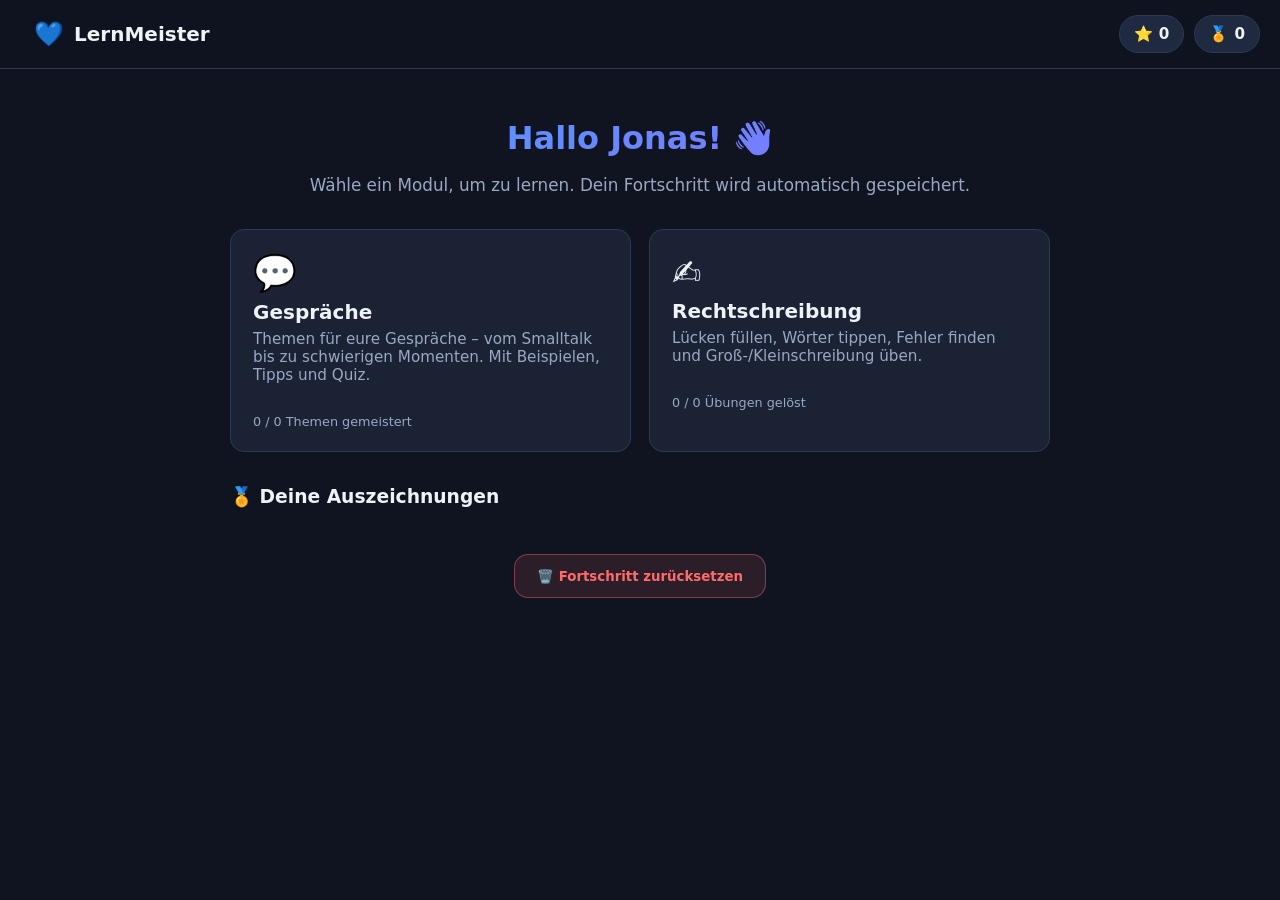
<file: Lern-Tool/index.html>
<!DOCTYPE html>
<html lang="de">
<head>
  <meta charset="UTF-8">
  <meta name="viewport" content="width=device-width, initial-scale=1.0">
  <title>LernMeister 💙 – Lern-App für die Beziehung</title>
  <link rel="icon" href="data:image/svg+xml,<svg xmlns='http://www.w3.org/2000/svg' viewBox='0 0 100 100'><text y='.9em' font-size='90'>💙</text></svg>">
  <link rel="stylesheet" href="css/style.css">
</head>
<body>

  <!-- ===== KOPFLEISTE ===== -->
  <header class="topbar">
    <button id="btnHome" class="topbar-home" title="Zur Startseite">
      <span class="logo">💙</span>
      <span class="logo-text">LernMeister</span>
    </button>
    <div class="topbar-stats">
      <div class="stat" title="Deine Punkte" aria-label="Deine Punkte">
        <span class="stat-icon">⭐</span>
        <span id="pointsDisplay">0</span>
      </div>
      <div class="stat" title="Freigeschaltete Badges" aria-label="Freigeschaltete Badges">
        <span class="stat-icon">🏅</span>
        <span id="badgesDisplay">0</span>
      </div>
    </div>
  </header>

  <!-- ===== HAUPTBEREICH ===== -->
  <main id="main">

    <!-- ========== STARTSEITE ========== -->
    <section id="view-home" class="view">
      <div class="hero">
        <h1>Hallo Jonas! 👋</h1>
        <p class="hero-sub">Wähle ein Modul, um zu lernen. Dein Fortschritt wird automatisch gespeichert.</p>
      </div>

      <!-- V1.1: Nächstes Ziel -->
      <div id="goalBox" class="goal-box hidden">
        <h3 id="goalTitel">🎯 Dein nächstes Ziel</h3>
        <p id="goalText"></p>
        <div class="module-progress"><div id="goalBar" class="module-progress-bar"></div></div>
      </div>

      <div class="module-grid">
        <button class="module-card" data-view="view-gespraech">
          <div class="module-icon">💬</div>
          <h2>Gespräche</h2>
          <p>Themen für eure Gespräche – vom Smalltalk bis zu schwierigen Momenten. Mit Beispielen, Tipps und Quiz.</p>
          <div class="module-progress"><div id="progGespraech" class="module-progress-bar"></div></div>
          <span id="progGespraechText" class="module-progress-text">0 / 0 Themen gemeistert</span>
        </button>

        <button class="module-card" data-view="view-rechtschreibung">
          <div class="module-icon">✍️</div>
          <h2>Rechtschreibung</h2>
          <p>Lücken füllen, Wörter tippen, Fehler finden und Groß-/Kleinschreibung üben.</p>
          <div class="module-progress"><div id="progRechtschreibung" class="module-progress-bar"></div></div>
          <span id="progRechtschreibungText" class="module-progress-text">0 / 0 Übungen gelöst</span>
        </button>
      </div>

      <!-- Badges -->
      <div class="badges-section">
        <h3>🏅 Deine Auszeichnungen</h3>
        <div id="badgesList" class="badges-list"></div>
      </div>

      <!-- Fortschritt-Reset -->
      <div class="home-footer">
        <button id="btnReset" class="btn-danger">🗑️ Fortschritt zurücksetzen</button>
      </div>

    <!-- ========== GESPRÄCHE: THEMENLISTE ========== -->
    <section id="view-gespraech" class="view hidden">
      <div class="view-header">
        <button class="btn-back" data-view="view-home">← Zurück</button>
        <h1>💬 Gespräche</h1>
        <p class="view-sub">Wähle ein Thema. Die Niveaus gehen von einfach (1) bis anspruchsvoll (6).</p>
      </div>
      <div id="themenList" class="themen-list"></div>
    </section>

    <!-- ========== GESPRÄCHE: THEMASEITE ========== -->
    <section id="view-thema" class="view hidden">
      <div class="view-header">
        <button class="btn-back" data-view="view-gespraech">← Themen</button>
        <h1 id="themaTitel"></h1>
      </div>
      <div id="themaInhalt"></div>
    </section>

    <!-- ========== RECHTSCHREIBUNG: AUSWAHL ========== -->
    <section id="view-rechtschreibung" class="view hidden">
      <div class="view-header">
        <button class="btn-back" data-view="view-home">← Zurück</button>
        <h1>✍️ Rechtschreibung</h1>
        <p class="view-sub">Wähle einen Übungstyp. Fehler werden gemerkt und später öfter gezeigt!</p>
      </div>
      <div class="module-grid two-cols">
        <button class="module-card small" data-uebung="luecken">
          <div class="module-icon">🔤</div>
          <h3>Lücken füllen</h3>
          <p>das / dass, ist / esse, ich / dich ...</p>
        </button>
        <button class="module-card small" data-uebung="woerter">
          <div class="module-icon">⌨️</div>
          <h3>Wörter schreiben</h3>
          <p>Schreibe das Wort richtig.</p>
        </button>
        <button class="module-card small" data-uebung="fehler">
          <div class="module-icon">🔍</div>
          <h3>Fehler finden</h3>
          <p>In dem Satz ist genau EIN Fehler. Finde ihn!</p>
        </button>
        <button class="module-card small" data-uebung="gross">
          <div class="module-icon">🔠</div>
          <h3>Groß / Klein</h3>
          <p>Soll das Wort groß oder klein geschrieben werden?</p>
        </button>
      </div>
      <div class="re-challenge-box" id="reChallengeBox" hidden>
        <h3>🎯 Deine Schwachstellen</h3>
        <p>Hier sind Wörter/Sätze, die du oft falsch machst – übe sie gezielt!</p>
        <button id="btnReChallenge" class="btn-primary">Jetzt üben</button>
      </div>
    </section>

    <!-- ========== RECHTSCHREIBUNG: ÜBUNG ========== -->
    <section id="view-uebung" class="view hidden">
      <div class="view-header">
        <button class="btn-back" data-view="view-rechtschreibung">← Übungstypen</button>
        <h1 id="uebungTitel">Übung</h1>
      </div>
      <div id="uebungFortschritt" class="uebung-fortschritt">
        <div class="uebung-fortschritt-bar"><div id="uebungFortschrittBar"></div></div>
        <span id="uebungFortschrittText"></span>
      </div>
      <div id="uebungInhalt" class="uebung-karte"></div>
    </section>

    <!-- ========== ERGEBNIS ========== -->
    <section id="view-ergebnis" class="view hidden">
      <div class="view-header">
        <button class="btn-back" id="btnErgebnisZuruck">← Zurück</button>
        <h1 id="ergebnisTitel">Fertig!</h1>
      </div>
      <div id="ergebnisInhalt" class="ergebnis-karte"></div>
    </section>

  </main>

  <!-- Feedback-Toast -->
  <div id="toast" class="toast hidden"></div>

  <!-- ===== SCRIPTS (Reihenfolge wichtig!) ===== -->
  <script src="js/daten/gespraech-daten.js"></script>
  <script src="js/daten/rechtschreibung-daten.js"></script>
  <script src="js/gespraech.js"></script>
  <script src="js/rechtschreibung.js"></script>
  <script src="js/app.js"></script>
</body>
</html>
</file>
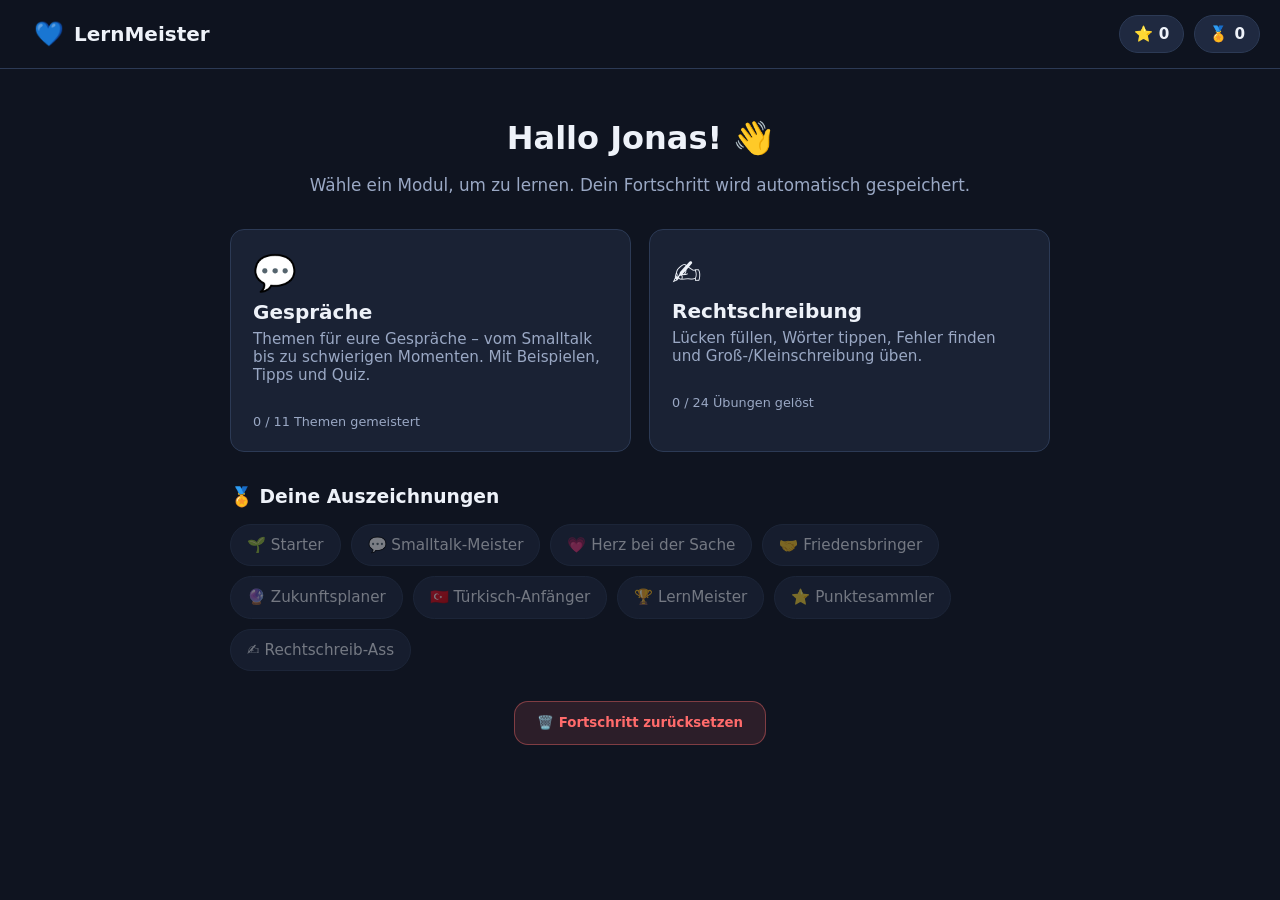
<file: Lern-Tool/DOKUMENTATION/04-VERSIONEN-ORDNER/V1.0/index.html>
<!DOCTYPE html>
<html lang="de">
<head>
  <meta charset="UTF-8">
  <meta name="viewport" content="width=device-width, initial-scale=1.0">
  <title>LernMeister 💙 – Lern-App für die Beziehung</title>
  <link rel="stylesheet" href="css/style.css">
</head>
<body>

  <!-- ===== KOPFLEISTE ===== -->
  <header class="topbar">
    <button id="btnHome" class="topbar-home" title="Zur Startseite">
      <span class="logo">💙</span>
      <span class="logo-text">LernMeister</span>
    </button>
    <div class="topbar-stats">
      <div class="stat" title="Deine Punkte">
        <span class="stat-icon">⭐</span>
        <span id="pointsDisplay">0</span>
      </div>
      <div class="stat" title="Gemeisterte Themen">
        <span class="stat-icon">🏅</span>
        <span id="badgesDisplay">0</span>
      </div>
    </div>
  </header>

  <!-- ===== HAUPTBEREICH ===== -->
  <main id="main">

    <!-- ========== STARTSEITE ========== -->
    <section id="view-home" class="view">
      <div class="hero">
        <h1>Hallo Jonas! 👋</h1>
        <p class="hero-sub">Wähle ein Modul, um zu lernen. Dein Fortschritt wird automatisch gespeichert.</p>
      </div>

      <div class="module-grid">
        <button class="module-card" data-view="view-gespraech">
          <div class="module-icon">💬</div>
          <h2>Gespräche</h2>
          <p>Themen für eure Gespräche – vom Smalltalk bis zu schwierigen Momenten. Mit Beispielen, Tipps und Quiz.</p>
          <div class="module-progress"><div id="progGespraech" class="module-progress-bar"></div></div>
          <span id="progGespraechText" class="module-progress-text">0 / 0 Themen gemeistert</span>
        </button>

        <button class="module-card" data-view="view-rechtschreibung">
          <div class="module-icon">✍️</div>
          <h2>Rechtschreibung</h2>
          <p>Lücken füllen, Wörter tippen, Fehler finden und Groß-/Kleinschreibung üben.</p>
          <div class="module-progress"><div id="progRechtschreibung" class="module-progress-bar"></div></div>
          <span id="progRechtschreibungText" class="module-progress-text">0 / 0 Übungen gelöst</span>
        </button>
      </div>

      <!-- Badges -->
      <div class="badges-section">
        <h3>🏅 Deine Auszeichnungen</h3>
        <div id="badgesList" class="badges-list"></div>
      </div>

      <!-- Fortschritt-Reset -->
      <div class="home-footer">
        <button id="btnReset" class="btn-danger">🗑️ Fortschritt zurücksetzen</button>
      </div>

    <!-- ========== GESPRÄCHE: THEMENLISTE ========== -->
    <section id="view-gespraech" class="view hidden">
      <div class="view-header">
        <button class="btn-back" data-view="view-home">← Zurück</button>
        <h1>💬 Gespräche</h1>
        <p class="view-sub">Wähle ein Thema. Die Niveaus gehen von einfach (1) bis anspruchsvoll (6).</p>
      </div>
      <div id="themenList" class="themen-list"></div>
    </section>

    <!-- ========== GESPRÄCHE: THEMASEITE ========== -->
    <section id="view-thema" class="view hidden">
      <div class="view-header">
        <button class="btn-back" data-view="view-gespraech">← Themen</button>
        <h1 id="themaTitel"></h1>
      </div>
      <div id="themaInhalt"></div>
    </section>

    <!-- ========== RECHTSCHREIBUNG: AUSWAHL ========== -->
    <section id="view-rechtschreibung" class="view hidden">
      <div class="view-header">
        <button class="btn-back" data-view="view-home">← Zurück</button>
        <h1>✍️ Rechtschreibung</h1>
        <p class="view-sub">Wähle einen Übungstyp. Fehler werden gemerkt und später öfter gezeigt!</p>
      </div>
      <div class="module-grid two-cols">
        <button class="module-card small" data-uebung="luecken">
          <div class="module-icon">🔤</div>
          <h3>Lücken füllen</h3>
          <p>das / dass, ist / esse, ich / dich ...</p>
        </button>
        <button class="module-card small" data-uebung="woerter">
          <div class="module-icon">⌨️</div>
          <h3>Wörter schreiben</h3>
          <p>Schreibe das Wort richtig.</p>
        </button>
        <button class="module-card small" data-uebung="fehler">
          <div class="module-icon">🔍</div>
          <h3>Fehler finden</h3>
          <p>In dem Satz ist genau EIN Fehler. Finde ihn!</p>
        </button>
        <button class="module-card small" data-uebung="gross">
          <div class="module-icon">🔠</div>
          <h3>Groß / Klein</h3>
          <p>Soll das Wort groß oder klein geschrieben werden?</p>
        </button>
      </div>
      <div class="re-challenge-box" id="reChallengeBox" hidden>
        <h3>🎯 Deine Schwachstellen</h3>
        <p>Hier sind Wörter/Sätze, die du oft falsch machst – übe sie gezielt!</p>
        <button id="btnReChallenge" class="btn-primary">Jetzt üben</button>
      </div>
    </section>

    <!-- ========== RECHTSCHREIBUNG: ÜBUNG ========== -->
    <section id="view-uebung" class="view hidden">
      <div class="view-header">
        <button class="btn-back" data-view="view-rechtschreibung">← Übungstypen</button>
        <h1 id="uebungTitel">Übung</h1>
      </div>
      <div id="uebungFortschritt" class="uebung-fortschritt">
        <div class="uebung-fortschritt-bar"><div id="uebungFortschrittBar"></div></div>
        <span id="uebungFortschrittText"></span>
      </div>
      <div id="uebungInhalt" class="uebung-karte"></div>
    </section>

    <!-- ========== ERGEBNIS ========== -->
    <section id="view-ergebnis" class="view hidden">
      <div class="view-header">
        <button class="btn-back" id="btnErgebnisZuruck">← Zurück</button>
        <h1 id="ergebnisTitel">Fertig!</h1>
      </div>
      <div id="ergebnisInhalt" class="ergebnis-karte"></div>
    </section>

  </main>

  <!-- Feedback-Toast -->
  <div id="toast" class="toast hidden"></div>

  <!-- ===== SCRIPTS (Reihenfolge wichtig!) ===== -->
  <script src="js/daten/gespraech-daten.js"></script>
  <script src="js/daten/rechtschreibung-daten.js"></script>
  <script src="js/gespraech.js"></script>
  <script src="js/rechtschreibung.js"></script>
  <script src="js/app.js"></script>
</body>
</html>
</file>
<file: Lern-Tool/css/style.css>
/* ============================================================
   LernMeister – Stylesheet
   UI-Prinzipien: Dark Mode, gute Kontraste (>= 4.5:1),
   Klick-Flächen >= 44px, klare Hierarchie, Feedback-States
   ============================================================ */

:root {
  --bg: #0f1420;
  --bg-2: #171e2e;
  --bg-3: #1f2940;
  --card: #1a2234;
  --border: #2c3a55;
  --text: #eef2f9;
  --text-dim: #9aa8c4;
  --primary: #4a9eff;
  --primary-dark: #2f7fd9;
  --primary-2: #8b6dff; /* V1.1: Violett für Gradient */
  --gradient: linear-gradient(135deg, #4a9eff 0%, #8b6dff 100%);
  --success: #3ecf8e;
  --danger: #ff6b6b;
  --warning: #ffc75f;
  --radius: 14px;
  --shadow: 0 6px 24px rgba(0, 0, 0, 0.35);
  --shadow-glow: 0 4px 28px rgba(74, 158, 255, 0.28);
}

* { margin: 0; padding: 0; box-sizing: border-box; }

html { font-size: 16px; }

body {
  font-family: "Segoe UI", system-ui, -apple-system, sans-serif;
  background: var(--bg);
  color: var(--text);
  min-height: 100vh;
  line-height: 1.6;
}

button {
  font-family: inherit;
  cursor: pointer;
  border: none;
  background: none;
  color: inherit;
  min-height: 44px; /* UI-Regel: Touch-Target */
}

.hidden { display: none !important; }

/* ===== KOPFLEISTE ===== */
.topbar {
  position: sticky;
  top: 0;
  z-index: 50;
  display: flex;
  align-items: center;
  justify-content: space-between;
  padding: 12px 20px;
  background: rgba(15, 20, 32, 0.92);
  backdrop-filter: blur(8px);
  border-bottom: 1px solid var(--border);
}

.topbar-home {
  display: flex;
  align-items: center;
  gap: 10px;
  font-size: 1.25rem;
  font-weight: 700;
  padding: 8px 14px;
  border-radius: var(--radius);
  transition: background 0.2s;
}
.topbar-home:hover { background: var(--bg-3); }
.logo { font-size: 1.5rem; }

.topbar-stats { display: flex; gap: 10px; }
.stat {
  display: flex;
  align-items: center;
  gap: 6px;
  background: var(--bg-3);
  border: 1px solid var(--border);
  border-radius: 999px;
  padding: 6px 14px;
  font-weight: 700;
  font-size: 0.95rem;
}

/* ===== HAUPTBEREICH ===== */
main { max-width: 860px; margin: 0 auto; padding: 24px 20px 60px; }

.view { animation: fadein 0.25s ease; }
@keyframes fadein {
  from { opacity: 0; transform: translateY(8px); }
  to   { opacity: 1; transform: translateY(0); }
}

.hero { text-align: center; margin: 20px 0 30px; }
.hero h1 {
  font-size: 2rem;
  margin-bottom: 8px;
  background: var(--gradient);
  -webkit-background-clip: text;
  background-clip: text;
  -webkit-text-fill-color: transparent;
}
.hero-sub { color: var(--text-dim); font-size: 1.05rem; }

/* ===== MODUL-KARTEN ===== */
.module-grid {
  display: grid;
  grid-template-columns: 1fr 1fr;
  gap: 18px;
  margin-bottom: 30px;
}
.module-grid.two-cols .module-card small { display: none; }

.module-card {
  text-align: left;
  background: var(--card);
  border: 1px solid var(--border);
  border-radius: var(--radius);
  padding: 22px;
  transition: transform 0.15s, border-color 0.15s, box-shadow 0.15s;
  display: flex;
  flex-direction: column;
  gap: 6px;
}
.module-card:hover, .module-card:focus-visible {
  transform: translateY(-5px);
  border-color: var(--primary);
  box-shadow: var(--shadow-glow);
  outline: none;
}
.module-card small { font-size: 0.95rem; }
.module-card .module-icon { font-size: 2.2rem; }
.module-card h2, .module-card h3 { color: var(--text); }
.module-card p { color: var(--text-dim); font-size: 0.95rem; }

/* Fortschrittsbalken in Karten */
.module-progress {
  height: 8px;
  background: var(--bg-3);
  border-radius: 999px;
  overflow: hidden;
  margin-top: 10px;
}
.module-progress-bar {
  height: 100%;
  width: 0%;
  background: var(--gradient);
  border-radius: 999px;
  transition: width 0.4s ease;
}
.module-progress-text {
  font-size: 0.8rem;
  color: var(--text-dim);
}

/* ===== BADGES ===== */
.badges-section { margin: 10px 0 30px; }
.badges-section h3 { margin-bottom: 12px; }
.badges-list { display: flex; flex-wrap: wrap; gap: 10px; }
.badge {
  background: var(--bg-3);
  border: 1px solid var(--border);
  border-radius: 999px;
  padding: 8px 16px;
  font-size: 0.95rem;
}
.badge.earned {
  border-color: var(--warning);
  background: rgba(255, 199, 95, 0.12);
}
.badge.locked { opacity: 0.45; }

.home-footer { text-align: center; }
.btn-danger {
  background: rgba(255, 107, 107, 0.12);
  color: var(--danger);
  border: 1px solid rgba(255, 107, 107, 0.4);
  border-radius: var(--radius);
  padding: 10px 22px;
  font-weight: 600;
  transition: background 0.2s;
}
.btn-danger:hover { background: rgba(255, 107, 107, 0.22); }

/* ===== VIEW-KOPF ===== */
.view-header { margin-bottom: 22px; }
.view-header h1 { font-size: 1.7rem; margin: 10px 0 6px; }
.view-sub { color: var(--text-dim); }

.btn-back {
  color: var(--primary);
  font-weight: 600;
  font-size: 1rem;
  padding: 8px 14px;
  border-radius: 10px;
  transition: background 0.2s;
}
.btn-back:hover { background: var(--bg-3); }

.btn-primary {
  background: var(--gradient);
  color: #fff;
  font-weight: 700;
  font-size: 1.05rem;
  padding: 12px 28px;
  border-radius: var(--radius);
  transition: filter 0.2s, transform 0.1s, box-shadow 0.2s;
}
.btn-primary:hover { filter: brightness(1.12); box-shadow: var(--shadow-glow); }
.btn-primary:active { transform: scale(0.97); }
/* ===== THEMENLISTE ===== */
.btn-primary:disabled { opacity: 0.5; cursor: not-allowed; }
.niveau-group { margin-bottom: 24px; }
.niveau-label {
  display: inline-block;
  font-size: 0.8rem;
  font-weight: 700;
  text-transform: uppercase;
  letter-spacing: 0.08em;
  color: var(--primary);
  background: rgba(74, 158, 255, 0.12);
  padding: 4px 12px;
  border-radius: 999px;
  margin-bottom: 10px;
}

.themen-item {
  width: 100%;
  display: flex;
  align-items: center;
  justify-content: space-between;
  gap: 12px;
  text-align: left;
  background: var(--card);
  border: 1px solid var(--border);
  border-radius: var(--radius);
  padding: 16px 18px;
  margin-bottom: 10px;
  transition: border-color 0.15s, transform 0.15s, box-shadow 0.15s;
  animation: fadein 0.35s ease backwards; /* V1.1: gestaffelt per --i */
  animation-delay: calc(var(--i, 0) * 45ms);
}
.themen-item:hover, .themen-item:focus-visible {
  border-color: var(--primary);
  transform: translateX(4px);
  box-shadow: var(--shadow-glow);
  outline: none;
}
.themen-item .themen-titel { font-size: 1.05rem; font-weight: 600; }
.themen-item .themen-desc { color: var(--text-dim); font-size: 0.9rem; }
.themen-item .themen-check { font-size: 1.3rem; flex-shrink: 0; }
.themen-item.done { border-color: var(--success); }
.themen-item.done .themen-check { color: var(--success); }

/* ===== THEMA-INHALT ===== */
.info-box {
  background: var(--card);
  border: 1px solid var(--border);
  border-radius: var(--radius);
  padding: 20px;
  margin-bottom: 16px;
}
.info-box h2 { font-size: 1.2rem; margin-bottom: 10px; }
.info-box p { margin-bottom: 8px; }
.info-box ul { padding-left: 22px; }
.info-box li { margin-bottom: 6px; }

.say-yes {
  border-left: 4px solid var(--success);
  background: rgba(62, 207, 142, 0.08);
}
.say-no {
  border-left: 4px solid var(--danger);
  background: rgba(255, 107, 107, 0.08);
}
.say-yes h2 { color: var(--success); }
.say-no h2 { color: var(--danger); }

.tuerkisch-box {
  border-left: 4px solid var(--warning);
  background: rgba(255, 199, 95, 0.08);
}
.tuerkisch-box h2 { color: var(--warning); }
.tuerkisch-satz { font-size: 1.15rem; font-weight: 600; }
.aussprache { color: var(--text-dim); font-style: italic; }

/* ===== QUIZ ===== */
.quiz-box {
  background: var(--bg-2);
  border: 1px solid var(--border);
  border-radius: var(--radius);
  padding: 22px;
  margin-top: 24px;
}
.quiz-box h2 { font-size: 1.2rem; margin-bottom: 6px; }
.quiz-hint { color: var(--text-dim); font-size: 0.9rem; margin-bottom: 16px; }
.quiz-frage { font-size: 1.1rem; font-weight: 600; margin-bottom: 14px; }

.quiz-option {
  display: block;
  width: 100%;
  text-align: left;
  background: var(--card);
  border: 1px solid var(--border);
  border-radius: 12px;
  padding: 14px 16px;
  margin-bottom: 10px;
  font-size: 1rem;
  transition: border-color 0.15s, background 0.15s;
}
.quiz-option:hover:not(:disabled) { border-color: var(--primary); }
.quiz-option:disabled { cursor: default; }
.quiz-option.correct {
  border-color: var(--success);
  background: rgba(62, 207, 142, 0.15);
}
.quiz-option.wrong {
  border-color: var(--danger);
  background: rgba(255, 107, 107, 0.15);
}

.quiz-feedback {
  margin-top: 14px;
  padding: 14px 16px;
  border-radius: 12px;
  font-size: 0.95rem;
  animation: fadein 0.2s ease;
}
.quiz-feedback.ok { background: rgba(62, 207, 142, 0.12); }
.quiz-feedback.ko { background: rgba(255, 107, 107, 0.12); }

/* ===== V1.1: FEEDBACK-ANIMATIONEN ===== */
@keyframes shake {
  0%, 100% { transform: translateX(0); }
  20% { transform: translateX(-6px); }
  40% { transform: translateX(6px); }
  60% { transform: translateX(-4px); }
  80% { transform: translateX(4px); }
}
@keyframes pulse-gruen {
  0% { box-shadow: 0 0 0 0 rgba(62, 207, 142, 0.5); }
  100% { box-shadow: 0 0 0 14px rgba(62, 207, 142, 0); }
}
.quiz-option.shake, .uebung-antwort.shake { animation: shake 0.4s ease; }
.quiz-option.correct, .uebung-antwort.correct { animation: pulse-gruen 0.6s ease; }

/* Toast-Varianten (V1.1) */
.toast.tok { border-color: rgba(62, 207, 142, 0.6); background: rgba(30, 60, 48, 0.95); }
.toast.twarn { border-color: rgba(255, 199, 95, 0.6); background: rgba(64, 52, 24, 0.95); }

/* Badge-Freischaltung (V1.1) */
@keyframes badgepop {
  0% { transform: scale(0.6); opacity: 0; }
  60% { transform: scale(1.12); opacity: 1; }
  100% { transform: scale(1); }
}
.badge.just-earned { animation: badgepop 0.5s ease; }
.toast.tbadge {
  border-color: var(--warning);
  background: rgba(56, 44, 18, 0.96);
  font-size: 1.05rem;
  padding: 16px 30px;
}

/* ===== RECHTSCHREIBUNG-ÜBUNG ===== */
.uebung-fortschritt {
  display: flex;
  align-items: center;
  gap: 14px;
  margin-bottom: 20px;
}
.uebung-fortschritt-bar {
  flex: 1;
  height: 10px;
  background: var(--bg-3);
  border-radius: 999px;
  overflow: hidden;
}
#uebungFortschrittBar {
  height: 100%;
  width: 0%;
  background: var(--primary);
  border-radius: 999px;
  transition: width 0.3s ease;
}
#uebungFortschrittText { font-size: 0.9rem; color: var(--text-dim); }

.uebung-karte {
  background: var(--card);
  border: 1px solid var(--border);
  border-radius: var(--radius);
  padding: 26px;
}
.uebung-aufgabe {
  font-size: 1.2rem;
  font-weight: 600;
  margin-bottom: 20px;
  line-height: 1.7;
}
.uebung-aufgabe .luecke {
  display: inline-block;
  min-width: 70px;
  border-bottom: 3px solid var(--primary);
  color: var(--primary);
  font-weight: 700;
}
.uebung-aufgabe .wort-marked {
  cursor: pointer;
  padding: 2px 4px;
  border-radius: 6px;
  transition: background 0.15s;
}
.uebung-aufgabe .wort-marked:hover { background: var(--bg-3); }
.uebung-aufgabe .wort-marked.selected { background: rgba(255, 107, 107, 0.3); }

.uebung-antworten { display: flex; flex-wrap: wrap; gap: 10px; margin-bottom: 18px; }
.uebung-antwort {
  background: var(--bg-3);
  border: 1px solid var(--border);
  border-radius: 999px;
  padding: 10px 22px;
  font-size: 1rem;
  font-weight: 600;
  transition: border-color 0.15s, background 0.15s;
}
.uebung-antwort:hover:not(:disabled) { border-color: var(--primary); }
.uebung-antwort.correct { border-color: var(--success); background: rgba(62, 207, 142, 0.18); }
.uebung-antwort.wrong { border-color: var(--danger); background: rgba(255, 107, 107, 0.18); }

.uebung-input {
  width: 100%;
  background: var(--bg-3);
  border: 1px solid var(--border);
  border-radius: 12px;
  color: var(--text);
  font-size: 1.1rem;
  padding: 14px 16px;
  margin-bottom: 18px;
  font-family: inherit;
}
.uebung-input:focus { outline: none; border-color: var(--primary); }
.uebung-hint { color: var(--text-dim); font-size: 0.9rem; margin-bottom: 14px; }

.re-challenge-box {
  background: rgba(255, 199, 95, 0.08);
  border: 1px solid rgba(255, 199, 95, 0.4);
  border-radius: var(--radius);
  padding: 20px;
  text-align: center;
}
.re-challenge-box h3 { margin-bottom: 8px; }
.re-challenge-box p { color: var(--text-dim); margin-bottom: 14px; }

/* ===== ERGEBNIS ===== */
.ergebnis-karte {
  background: var(--card);
  border: 1px solid var(--border);
  border-radius: var(--radius);
  padding: 34px;
  text-align: center;
}
.ergebnis-emoji { font-size: 3.5rem; margin-bottom: 12px; }
.ergebnis-punktzahl { font-size: 2.2rem; font-weight: 800; color: var(--primary); margin-bottom: 6px; }
.ergebnis-text { color: var(--text-dim); margin-bottom: 20px; }
.ergebnis-liste { text-align: left; margin-bottom: 24px; list-style: none; }
.ergebnis-liste li {
  padding: 10px 14px;
  border-radius: 10px;
  margin-bottom: 8px;
  background: var(--bg-3);
  font-size: 0.95rem;
}
.ergebnis-liste li.ko { background: rgba(255, 107, 107, 0.1); }
.ergebnis-liste li.ok { background: rgba(62, 207, 142, 0.1); }

/* ===== TOAST ===== */
.toast {
  position: fixed;
  bottom: 28px;
  left: 50%;
  transform: translateX(-50%);
  background: var(--bg-3);
  border: 1px solid var(--border);
  color: var(--text);
  border-radius: 999px;
  padding: 12px 26px;
  font-weight: 600;
  box-shadow: var(--shadow);
  z-index: 100;
  animation: toastin 0.25s ease;
}
@keyframes toastin {
  from { opacity: 0; transform: translateX(-50%) translateY(14px); }
  to   { opacity: 1; transform: translateX(-50%) translateY(0); }
}

/* ===== V1.1: "NÄCHSTES ZIEL" BOX ===== */
.goal-box {
  position: relative;
  background: var(--card);
  border: 1px solid var(--border);
  border-radius: var(--radius);
  padding: 18px 22px 18px 26px;
  margin-bottom: 28px;
}
.goal-box::before {
  content: '';
  position: absolute;
  left: -1px;
  top: -1px;
  bottom: -1px;
  width: 5px;
  border-radius: var(--radius) 0 0 var(--radius);
  background: linear-gradient(180deg, var(--primary), var(--primary-2));
}
.goal-box h3 { font-size: 1.05rem; margin-bottom: 6px; }
.goal-box p { color: var(--text-dim); font-size: 0.95rem; margin-bottom: 12px; }
.goal-box .module-progress { margin-top: 0; }

/* ===== V1.1: FOCUS-RINGE (Tastatur-Navigation) ===== */
:focus-visible {
  outline: 2px solid var(--primary);
  outline-offset: 2px;
  border-radius: 6px;
}
button:focus { outline: none; }
button:focus-visible {
  outline: 2px solid var(--primary);
  outline-offset: 2px;
}

/* ===== V1.1: REDUCED MOTION ===== */
@media (prefers-reduced-motion: reduce) {
  *, *::before, *::after {
    animation-duration: 0.01ms !important;
    animation-iteration-count: 1 !important;
    transition-duration: 0.01ms !important;
  }
}

/* ===== RESPONSIVE ===== */
@media (max-width: 640px) {
  .module-grid { grid-template-columns: 1fr; }
  .hero h1 { font-size: 1.6rem; }
  .view-header h1 { font-size: 1.4rem; }
  .logo-text { display: none; }
}
</file>
<file: Lern-Tool/DOKUMENTATION/04-VERSIONEN-ORDNER/V1.0/css/style.css>
/* ============================================================
   LernMeister – Stylesheet
   UI-Prinzipien: Dark Mode, gute Kontraste (>= 4.5:1),
   Klick-Flächen >= 44px, klare Hierarchie, Feedback-States
   ============================================================ */

:root {
  --bg: #0f1420;
  --bg-2: #171e2e;
  --bg-3: #1f2940;
  --card: #1a2234;
  --border: #2c3a55;
  --text: #eef2f9;
  --text-dim: #9aa8c4;
  --primary: #4a9eff;
  --primary-dark: #2f7fd9;
  --success: #3ecf8e;
  --danger: #ff6b6b;
  --warning: #ffc75f;
  --radius: 14px;
  --shadow: 0 6px 24px rgba(0, 0, 0, 0.35);
}

* { margin: 0; padding: 0; box-sizing: border-box; }

html { font-size: 16px; }

body {
  font-family: "Segoe UI", system-ui, -apple-system, sans-serif;
  background: var(--bg);
  color: var(--text);
  min-height: 100vh;
  line-height: 1.6;
}

button {
  font-family: inherit;
  cursor: pointer;
  border: none;
  background: none;
  color: inherit;
  min-height: 44px; /* UI-Regel: Touch-Target */
}

.hidden { display: none !important; }

/* ===== KOPFLEISTE ===== */
.topbar {
  position: sticky;
  top: 0;
  z-index: 50;
  display: flex;
  align-items: center;
  justify-content: space-between;
  padding: 12px 20px;
  background: rgba(15, 20, 32, 0.92);
  backdrop-filter: blur(8px);
  border-bottom: 1px solid var(--border);
}

.topbar-home {
  display: flex;
  align-items: center;
  gap: 10px;
  font-size: 1.25rem;
  font-weight: 700;
  padding: 8px 14px;
  border-radius: var(--radius);
  transition: background 0.2s;
}
.topbar-home:hover { background: var(--bg-3); }
.logo { font-size: 1.5rem; }

.topbar-stats { display: flex; gap: 10px; }
.stat {
  display: flex;
  align-items: center;
  gap: 6px;
  background: var(--bg-3);
  border: 1px solid var(--border);
  border-radius: 999px;
  padding: 6px 14px;
  font-weight: 700;
  font-size: 0.95rem;
}

/* ===== HAUPTBEREICH ===== */
main { max-width: 860px; margin: 0 auto; padding: 24px 20px 60px; }

.view { animation: fadein 0.25s ease; }
@keyframes fadein {
  from { opacity: 0; transform: translateY(8px); }
  to   { opacity: 1; transform: translateY(0); }
}

.hero { text-align: center; margin: 20px 0 30px; }
.hero h1 { font-size: 2rem; margin-bottom: 8px; }
.hero-sub { color: var(--text-dim); font-size: 1.05rem; }

/* ===== MODUL-KARTEN ===== */
.module-grid {
  display: grid;
  grid-template-columns: 1fr 1fr;
  gap: 18px;
  margin-bottom: 30px;
}
.module-grid.two-cols .module-card small { display: none; }

.module-card {
  text-align: left;
  background: var(--card);
  border: 1px solid var(--border);
  border-radius: var(--radius);
  padding: 22px;
  transition: transform 0.15s, border-color 0.15s, box-shadow 0.15s;
  display: flex;
  flex-direction: column;
  gap: 6px;
}
.module-card:hover, .module-card:focus-visible {
  transform: translateY(-3px);
  border-color: var(--primary);
  box-shadow: var(--shadow);
  outline: none;
}
.module-card small { font-size: 0.95rem; }
.module-card .module-icon { font-size: 2.2rem; }
.module-card h2, .module-card h3 { color: var(--text); }
.module-card p { color: var(--text-dim); font-size: 0.95rem; }

/* Fortschrittsbalken in Karten */
.module-progress {
  height: 8px;
  background: var(--bg-3);
  border-radius: 999px;
  overflow: hidden;
  margin-top: 10px;
}
.module-progress-bar {
  height: 100%;
  width: 0%;
  background: var(--success);
  border-radius: 999px;
  transition: width 0.4s ease;
}
.module-progress-text {
  font-size: 0.8rem;
  color: var(--text-dim);
}

/* ===== BADGES ===== */
.badges-section { margin: 10px 0 30px; }
.badges-section h3 { margin-bottom: 12px; }
.badges-list { display: flex; flex-wrap: wrap; gap: 10px; }
.badge {
  background: var(--bg-3);
  border: 1px solid var(--border);
  border-radius: 999px;
  padding: 8px 16px;
  font-size: 0.95rem;
}
.badge.earned {
  border-color: var(--warning);
  background: rgba(255, 199, 95, 0.12);
}
.badge.locked { opacity: 0.45; }

.home-footer { text-align: center; }
.btn-danger {
  background: rgba(255, 107, 107, 0.12);
  color: var(--danger);
  border: 1px solid rgba(255, 107, 107, 0.4);
  border-radius: var(--radius);
  padding: 10px 22px;
  font-weight: 600;
  transition: background 0.2s;
}
.btn-danger:hover { background: rgba(255, 107, 107, 0.22); }

/* ===== VIEW-KOPF ===== */
.view-header { margin-bottom: 22px; }
.view-header h1 { font-size: 1.7rem; margin: 10px 0 6px; }
.view-sub { color: var(--text-dim); }

.btn-back {
  color: var(--primary);
  font-weight: 600;
  font-size: 1rem;
  padding: 8px 14px;
  border-radius: 10px;
  transition: background 0.2s;
}
.btn-back:hover { background: var(--bg-3); }

.btn-primary {
  background: var(--primary);
  color: #fff;
  font-weight: 700;
  font-size: 1.05rem;
  padding: 12px 28px;
  border-radius: var(--radius);
  transition: background 0.2s, transform 0.1s;
}
.btn-primary:hover { background: var(--primary-dark); }
.btn-primary:active { transform: scale(0.97); }
/* ===== THEMENLISTE ===== */
.btn-primary:disabled { opacity: 0.5; cursor: not-allowed; }
.niveau-group { margin-bottom: 24px; }
.niveau-label {
  display: inline-block;
  font-size: 0.8rem;
  font-weight: 700;
  text-transform: uppercase;
  letter-spacing: 0.08em;
  color: var(--primary);
  background: rgba(74, 158, 255, 0.12);
  padding: 4px 12px;
  border-radius: 999px;
  margin-bottom: 10px;
}

.themen-item {
  width: 100%;
  display: flex;
  align-items: center;
  justify-content: space-between;
  gap: 12px;
  text-align: left;
  background: var(--card);
  border: 1px solid var(--border);
  border-radius: var(--radius);
  padding: 16px 18px;
  margin-bottom: 10px;
  transition: border-color 0.15s, transform 0.15s;
}
.themen-item:hover, .themen-item:focus-visible {
  border-color: var(--primary);
  transform: translateX(4px);
  outline: none;
}
.themen-item .themen-titel { font-size: 1.05rem; font-weight: 600; }
.themen-item .themen-desc { color: var(--text-dim); font-size: 0.9rem; }
.themen-item .themen-check { font-size: 1.3rem; flex-shrink: 0; }
.themen-item.done { border-color: var(--success); }
.themen-item.done .themen-check { color: var(--success); }

/* ===== THEMA-INHALT ===== */
.info-box {
  background: var(--card);
  border: 1px solid var(--border);
  border-radius: var(--radius);
  padding: 20px;
  margin-bottom: 16px;
}
.info-box h2 { font-size: 1.2rem; margin-bottom: 10px; }
.info-box p { margin-bottom: 8px; }
.info-box ul { padding-left: 22px; }
.info-box li { margin-bottom: 6px; }

.say-yes {
  border-left: 4px solid var(--success);
  background: rgba(62, 207, 142, 0.08);
}
.say-no {
  border-left: 4px solid var(--danger);
  background: rgba(255, 107, 107, 0.08);
}
.say-yes h2 { color: var(--success); }
.say-no h2 { color: var(--danger); }

.tuerkisch-box {
  border-left: 4px solid var(--warning);
  background: rgba(255, 199, 95, 0.08);
}
.tuerkisch-box h2 { color: var(--warning); }
.tuerkisch-satz { font-size: 1.15rem; font-weight: 600; }
.aussprache { color: var(--text-dim); font-style: italic; }

/* ===== QUIZ ===== */
.quiz-box {
  background: var(--bg-2);
  border: 1px solid var(--border);
  border-radius: var(--radius);
  padding: 22px;
  margin-top: 24px;
}
.quiz-box h2 { font-size: 1.2rem; margin-bottom: 6px; }
.quiz-hint { color: var(--text-dim); font-size: 0.9rem; margin-bottom: 16px; }
.quiz-frage { font-size: 1.1rem; font-weight: 600; margin-bottom: 14px; }

.quiz-option {
  display: block;
  width: 100%;
  text-align: left;
  background: var(--card);
  border: 1px solid var(--border);
  border-radius: 12px;
  padding: 14px 16px;
  margin-bottom: 10px;
  font-size: 1rem;
  transition: border-color 0.15s, background 0.15s;
}
.quiz-option:hover:not(:disabled) { border-color: var(--primary); }
.quiz-option:disabled { cursor: default; }
.quiz-option.correct {
  border-color: var(--success);
  background: rgba(62, 207, 142, 0.15);
}
.quiz-option.wrong {
  border-color: var(--danger);
  background: rgba(255, 107, 107, 0.15);
}

.quiz-feedback {
  margin-top: 14px;
  padding: 14px 16px;
  border-radius: 12px;
  font-size: 0.95rem;
  animation: fadein 0.2s ease;
}
.quiz-feedback.ok { background: rgba(62, 207, 142, 0.12); }
.quiz-feedback.ko { background: rgba(255, 107, 107, 0.12); }

/* ===== RECHTSCHREIBUNG-ÜBUNG ===== */
.uebung-fortschritt {
  display: flex;
  align-items: center;
  gap: 14px;
  margin-bottom: 20px;
}
.uebung-fortschritt-bar {
  flex: 1;
  height: 10px;
  background: var(--bg-3);
  border-radius: 999px;
  overflow: hidden;
}
#uebungFortschrittBar {
  height: 100%;
  width: 0%;
  background: var(--primary);
  border-radius: 999px;
  transition: width 0.3s ease;
}
#uebungFortschrittText { font-size: 0.9rem; color: var(--text-dim); }

.uebung-karte {
  background: var(--card);
  border: 1px solid var(--border);
  border-radius: var(--radius);
  padding: 26px;
}
.uebung-aufgabe {
  font-size: 1.2rem;
  font-weight: 600;
  margin-bottom: 20px;
  line-height: 1.7;
}
.uebung-aufgabe .luecke {
  display: inline-block;
  min-width: 70px;
  border-bottom: 3px solid var(--primary);
  color: var(--primary);
  font-weight: 700;
}
.uebung-aufgabe .wort-marked {
  cursor: pointer;
  padding: 2px 4px;
  border-radius: 6px;
  transition: background 0.15s;
}
.uebung-aufgabe .wort-marked:hover { background: var(--bg-3); }
.uebung-aufgabe .wort-marked.selected { background: rgba(255, 107, 107, 0.3); }

.uebung-antworten { display: flex; flex-wrap: wrap; gap: 10px; margin-bottom: 18px; }
.uebung-antwort {
  background: var(--bg-3);
  border: 1px solid var(--border);
  border-radius: 999px;
  padding: 10px 22px;
  font-size: 1rem;
  font-weight: 600;
  transition: border-color 0.15s, background 0.15s;
}
.uebung-antwort:hover:not(:disabled) { border-color: var(--primary); }
.uebung-antwort.correct { border-color: var(--success); background: rgba(62, 207, 142, 0.18); }
.uebung-antwort.wrong { border-color: var(--danger); background: rgba(255, 107, 107, 0.18); }

.uebung-input {
  width: 100%;
  background: var(--bg-3);
  border: 1px solid var(--border);
  border-radius: 12px;
  color: var(--text);
  font-size: 1.1rem;
  padding: 14px 16px;
  margin-bottom: 18px;
  font-family: inherit;
}
.uebung-input:focus { outline: none; border-color: var(--primary); }
.uebung-hint { color: var(--text-dim); font-size: 0.9rem; margin-bottom: 14px; }

.re-challenge-box {
  background: rgba(255, 199, 95, 0.08);
  border: 1px solid rgba(255, 199, 95, 0.4);
  border-radius: var(--radius);
  padding: 20px;
  text-align: center;
}
.re-challenge-box h3 { margin-bottom: 8px; }
.re-challenge-box p { color: var(--text-dim); margin-bottom: 14px; }

/* ===== ERGEBNIS ===== */
.ergebnis-karte {
  background: var(--card);
  border: 1px solid var(--border);
  border-radius: var(--radius);
  padding: 34px;
  text-align: center;
}
.ergebnis-emoji { font-size: 3.5rem; margin-bottom: 12px; }
.ergebnis-punktzahl { font-size: 2.2rem; font-weight: 800; color: var(--primary); margin-bottom: 6px; }
.ergebnis-text { color: var(--text-dim); margin-bottom: 20px; }
.ergebnis-liste { text-align: left; margin-bottom: 24px; list-style: none; }
.ergebnis-liste li {
  padding: 10px 14px;
  border-radius: 10px;
  margin-bottom: 8px;
  background: var(--bg-3);
  font-size: 0.95rem;
}
.ergebnis-liste li.ko { background: rgba(255, 107, 107, 0.1); }
.ergebnis-liste li.ok { background: rgba(62, 207, 142, 0.1); }

/* ===== TOAST ===== */
.toast {
  position: fixed;
  bottom: 28px;
  left: 50%;
  transform: translateX(-50%);
  background: var(--bg-3);
  border: 1px solid var(--border);
  color: var(--text);
  border-radius: 999px;
  padding: 12px 26px;
  font-weight: 600;
  box-shadow: var(--shadow);
  z-index: 100;
  animation: toastin 0.25s ease;
}
@keyframes toastin {
  from { opacity: 0; transform: translateX(-50%) translateY(14px); }
  to   { opacity: 1; transform: translateX(-50%) translateY(0); }
}

/* ===== RESPONSIVE ===== */
@media (max-width: 640px) {
  .module-grid { grid-template-columns: 1fr; }
  .hero h1 { font-size: 1.6rem; }
  .view-header h1 { font-size: 1.4rem; }
  .logo-text { display: none; }
}
</file>
